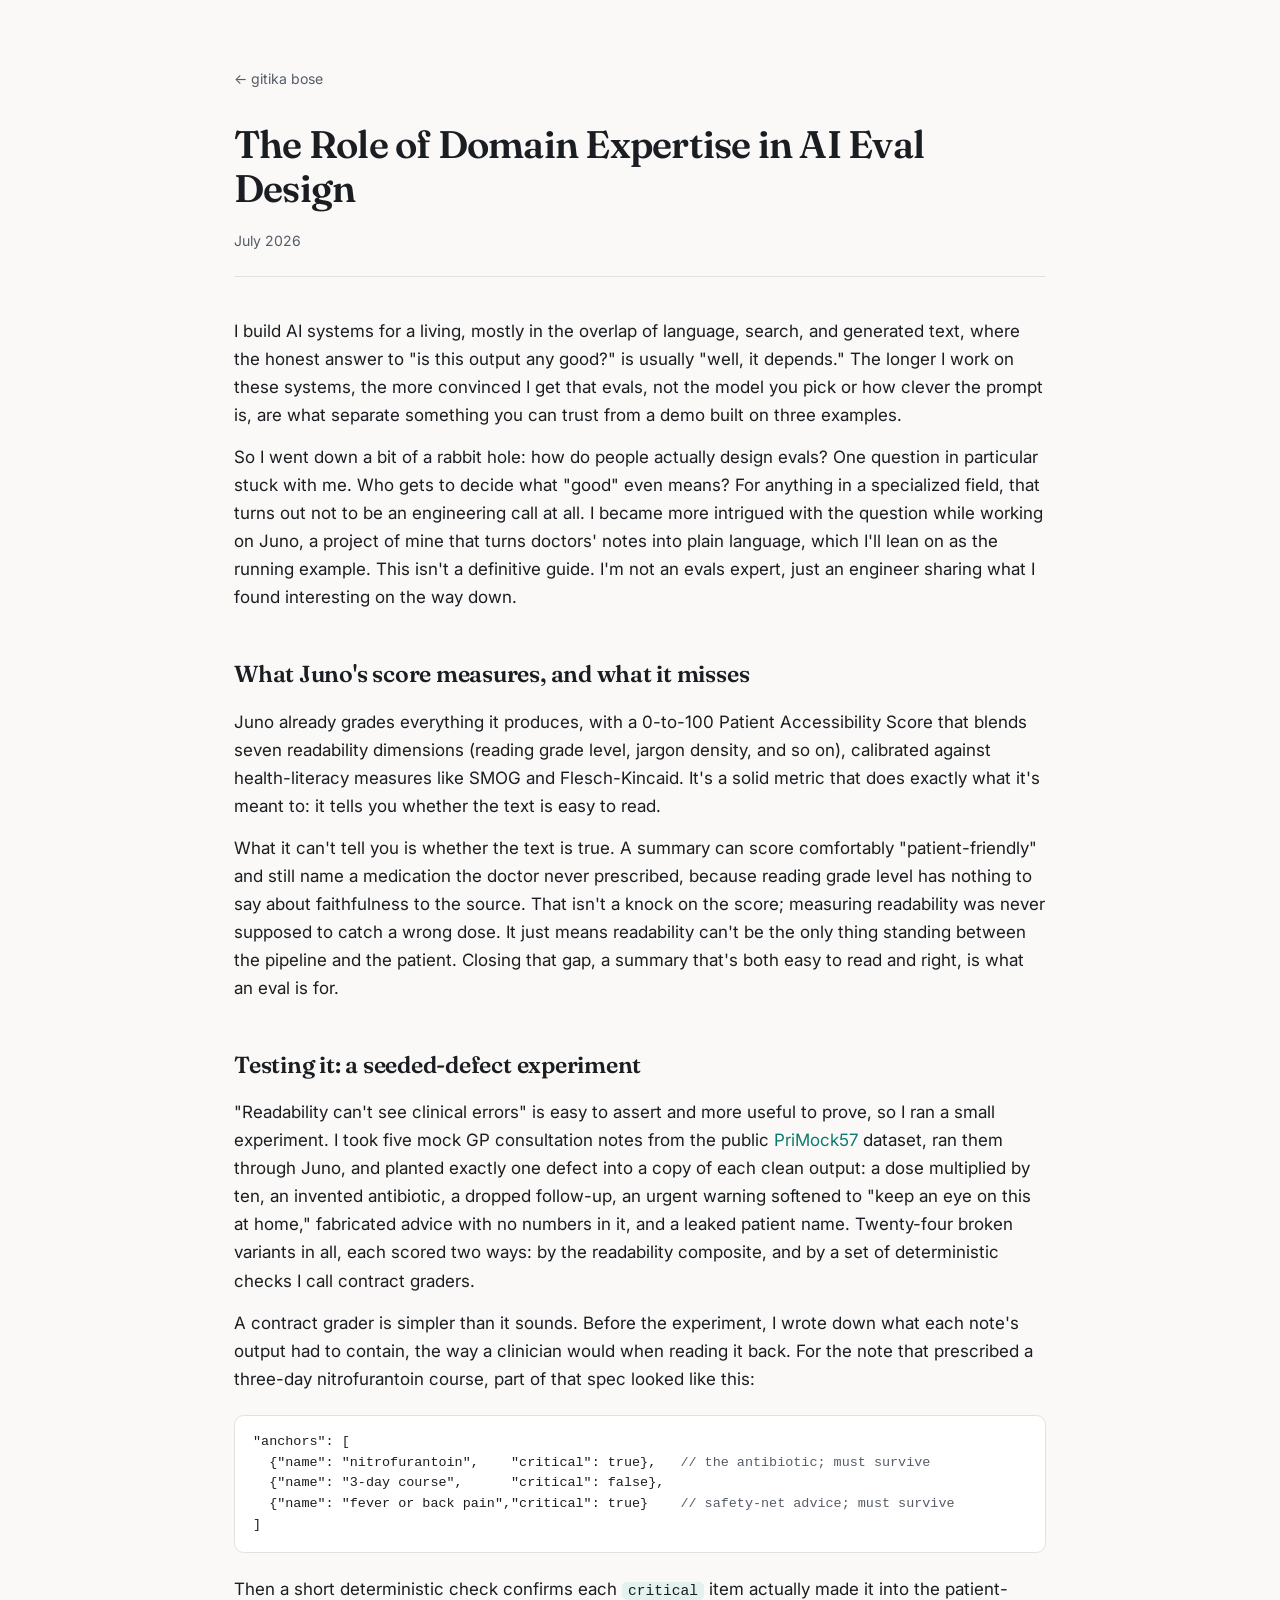
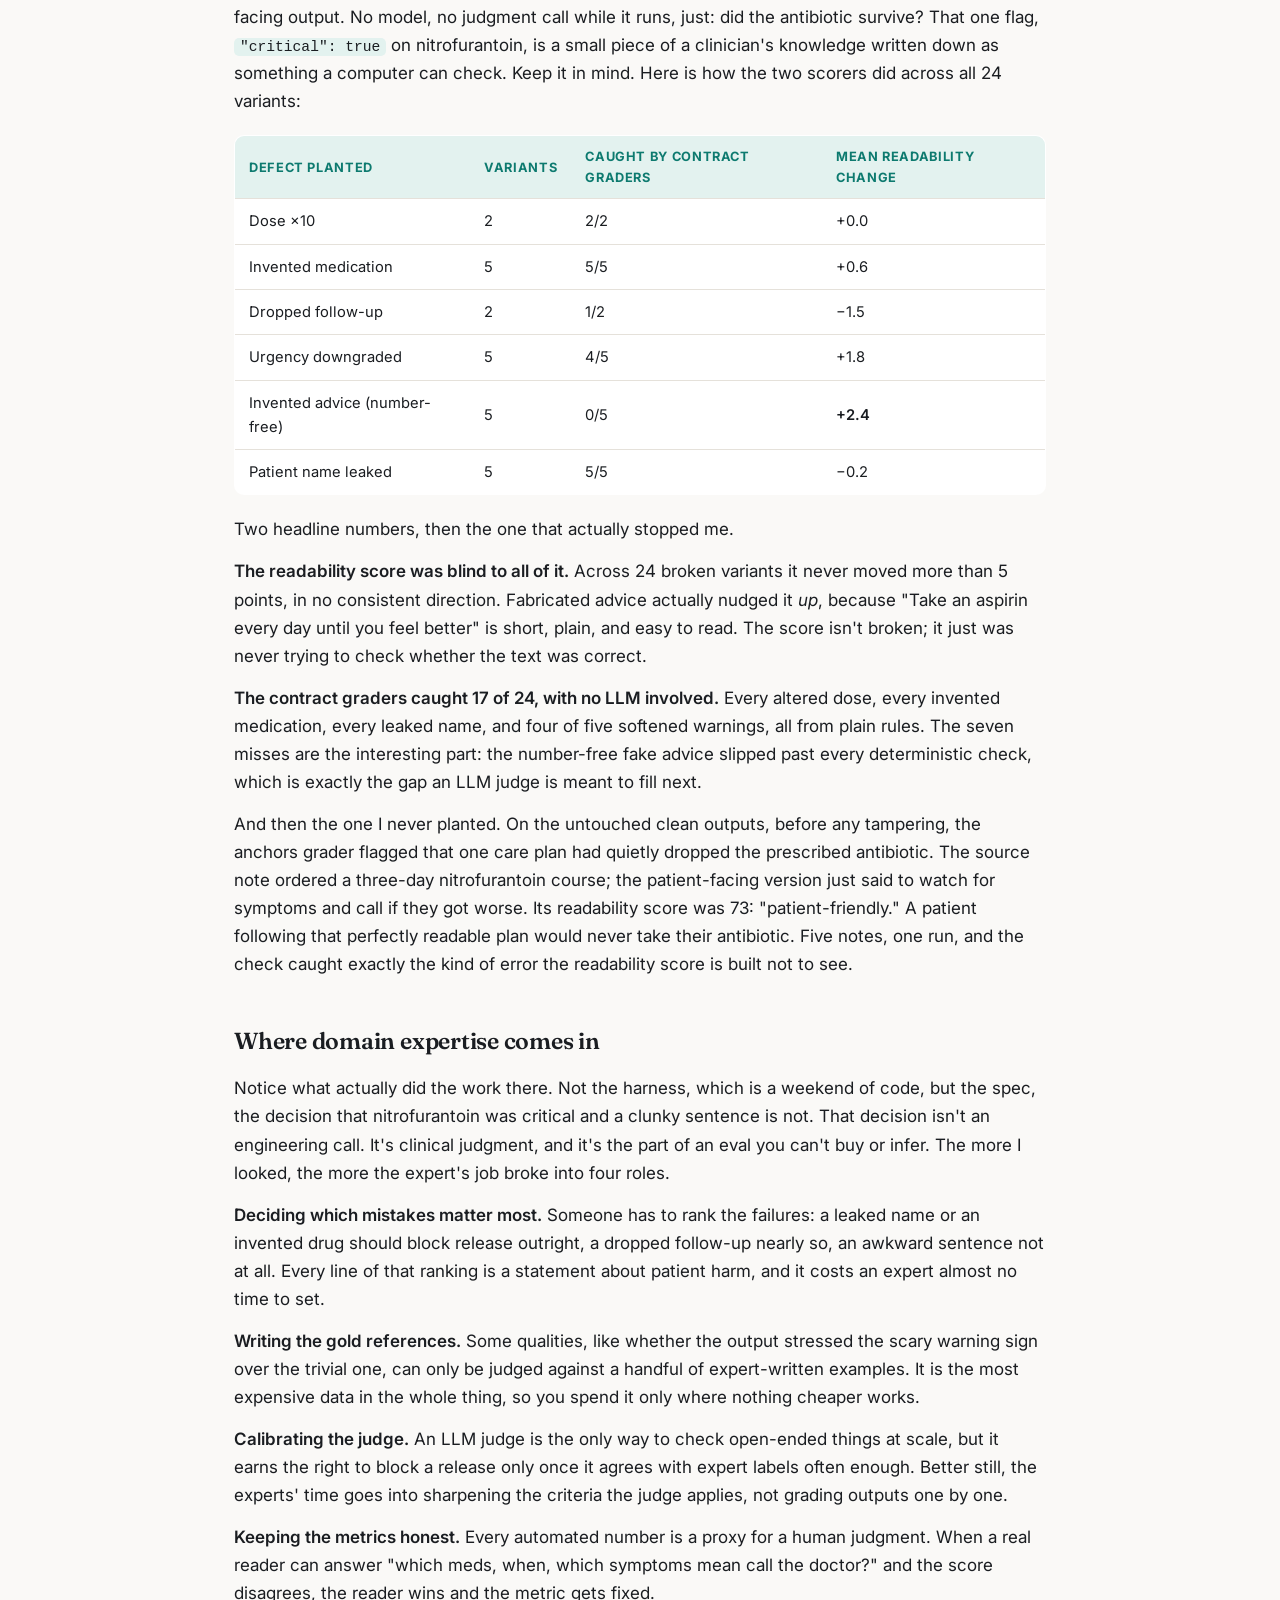
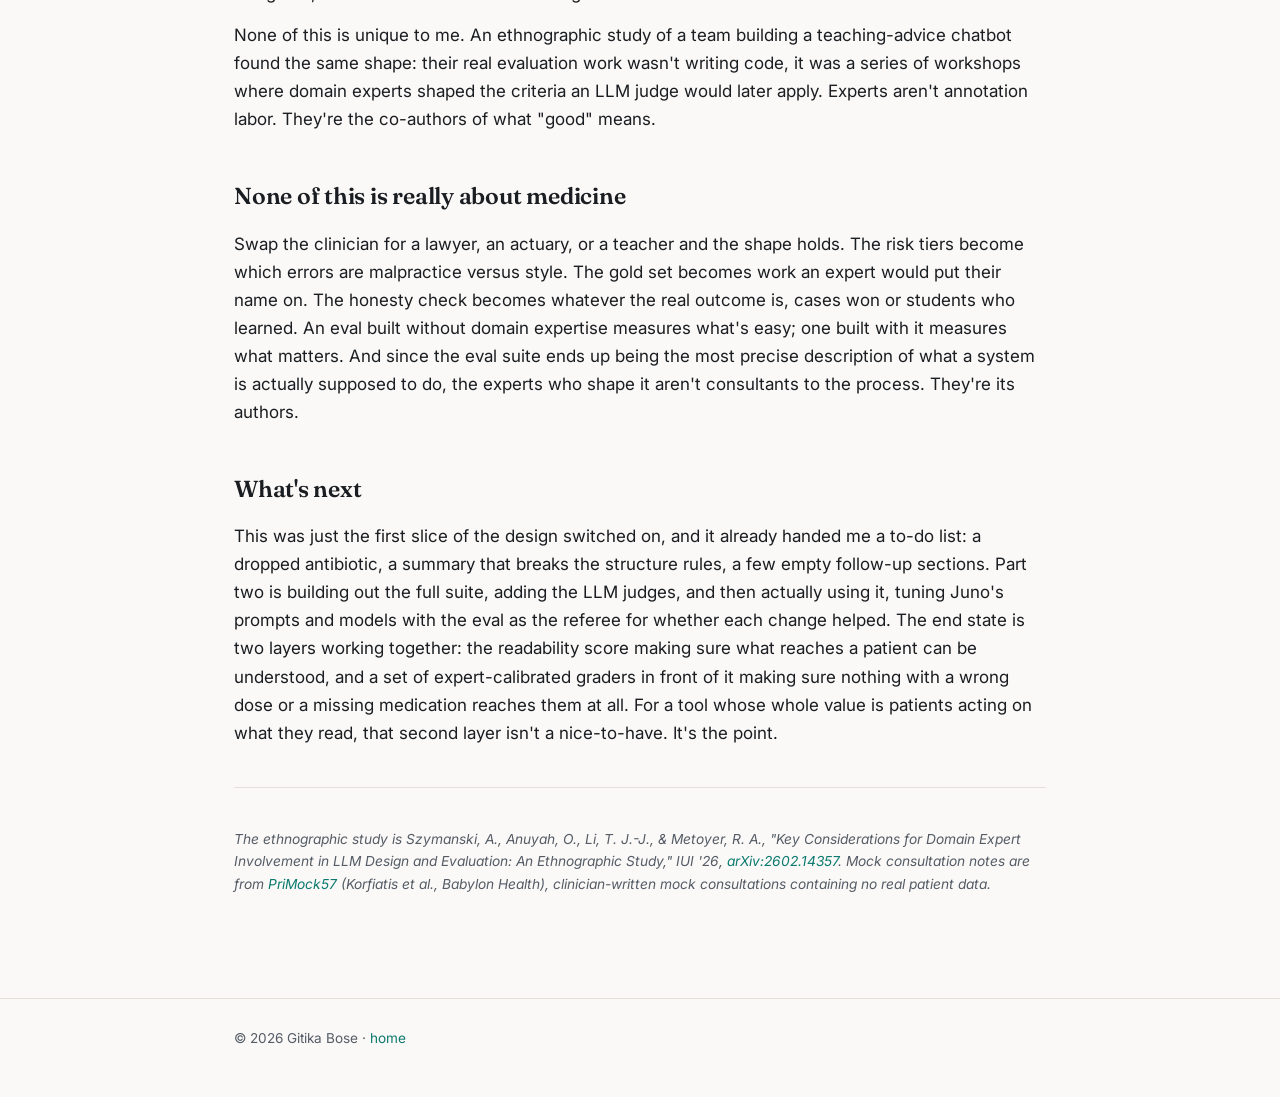
<file: blog/evals-and-domain-expertise.html>
<!doctype html>
<html lang="en">
<head>
  <meta charset="UTF-8">
  <meta name="viewport" content="width=device-width, initial-scale=1">
  <title>The Role of Domain Expertise in AI Eval Design — Gitika Bose</title>
  <meta name="description" content="An engineer's exploration of how AI evals get designed, and why deciding what 'good' means belongs to domain experts. With a seeded-defect experiment on my medical-note project, Juno.">
  <link rel="icon" href="data:image/svg+xml,<svg xmlns=%22http://www.w3.org/2000/svg%22 viewBox=%220 0 100 100%22><text y=%22.9em%22 font-size=%2290%22>🌿</text></svg>">
  <link rel="preconnect" href="https://fonts.googleapis.com">
  <link rel="preconnect" href="https://fonts.gstatic.com" crossorigin>
  <link href="https://fonts.googleapis.com/css2?family=Fraunces:opsz,wght@9..144,500;9..144,600&family=Inter:wght@400;500;600&display=swap" rel="stylesheet">
  <link rel="stylesheet" href="../styles.css">
</head>
<body>

<div class="wrap">
<article class="blog">

  <a class="backlink" href="../index.html">← gitika bose</a>

  <h1>The Role of Domain Expertise in AI Eval Design</h1>
  <p class="byline">July 2026</p>

  <p>I build AI systems for a living, mostly in the overlap of language, search, and generated text, where the honest answer to "is this output any good?" is usually "well, it depends." The longer I work on these systems, the more convinced I get that evals, not the model you pick or how clever the prompt is, are what separate something you can trust from a demo built on three examples.</p>

  <p>So I went down a bit of a rabbit hole: how do people actually design evals? One question in particular stuck with me. Who gets to decide what "good" even means? For anything in a specialized field, that turns out not to be an engineering call at all. I became more intrigued with the question while working on Juno, a project of mine that turns doctors' notes into plain language, which I'll lean on as the running example. This isn't a definitive guide. I'm not an evals expert, just an engineer sharing what I found interesting on the way down.</p>

  <h2>What Juno's score measures, and what it misses</h2>

  <p>Juno already grades everything it produces, with a 0-to-100 Patient Accessibility Score that blends seven readability dimensions (reading grade level, jargon density, and so on), calibrated against health-literacy measures like SMOG and Flesch-Kincaid. It's a solid metric that does exactly what it's meant to: it tells you whether the text is easy to read.</p>

  <p>What it can't tell you is whether the text is true. A summary can score comfortably "patient-friendly" and still name a medication the doctor never prescribed, because reading grade level has nothing to say about faithfulness to the source. That isn't a knock on the score; measuring readability was never supposed to catch a wrong dose. It just means readability can't be the only thing standing between the pipeline and the patient. Closing that gap, a summary that's both easy to read and right, is what an eval is for.</p>

  <h2>Testing it: a seeded-defect experiment</h2>

  <p>"Readability can't see clinical errors" is easy to assert and more useful to prove, so I ran a small experiment. I took five mock GP consultation notes from the public <a href="https://github.com/babylonhealth/primock57">PriMock57</a> dataset, ran them through Juno, and planted exactly one defect into a copy of each clean output: a dose multiplied by ten, an invented antibiotic, a dropped follow-up, an urgent warning softened to "keep an eye on this at home," fabricated advice with no numbers in it, and a leaked patient name. Twenty-four broken variants in all, each scored two ways: by the readability composite, and by a set of deterministic checks I call contract graders.</p>

  <p>A contract grader is simpler than it sounds. Before the experiment, I wrote down what each note's output had to contain, the way a clinician would when reading it back. For the note that prescribed a three-day nitrofurantoin course, part of that spec looked like this:</p>

  <pre><code>"anchors": [
  {"name": "nitrofurantoin",    "critical": true},   <span class="c">// the antibiotic; must survive</span>
  {"name": "3-day course",      "critical": false},
  {"name": "fever or back pain","critical": true}    <span class="c">// safety-net advice; must survive</span>
]</code></pre>

  <p>Then a short deterministic check confirms each <code>critical</code> item actually made it into the patient-facing output. No model, no judgment call while it runs, just: did the antibiotic survive? That one flag, <code>"critical": true</code> on nitrofurantoin, is a small piece of a clinician's knowledge written down as something a computer can check. Keep it in mind. Here is how the two scorers did across all 24 variants:</p>

  <div class="table-scroll">
    <table>
      <thead>
        <tr><th>Defect planted</th><th>Variants</th><th>Caught by contract graders</th><th>Mean readability change</th></tr>
      </thead>
      <tbody>
        <tr><td>Dose ×10</td><td>2</td><td>2/2</td><td>+0.0</td></tr>
        <tr><td>Invented medication</td><td>5</td><td>5/5</td><td>+0.6</td></tr>
        <tr><td>Dropped follow-up</td><td>2</td><td>1/2</td><td>−1.5</td></tr>
        <tr><td>Urgency downgraded</td><td>5</td><td>4/5</td><td>+1.8</td></tr>
        <tr><td>Invented advice (number-free)</td><td>5</td><td>0/5</td><td><strong>+2.4</strong></td></tr>
        <tr><td>Patient name leaked</td><td>5</td><td>5/5</td><td>−0.2</td></tr>
      </tbody>
    </table>
  </div>

  <p>Two headline numbers, then the one that actually stopped me.</p>

  <p><strong>The readability score was blind to all of it.</strong> Across 24 broken variants it never moved more than 5 points, in no consistent direction. Fabricated advice actually nudged it <em>up</em>, because "Take an aspirin every day until you feel better" is short, plain, and easy to read. The score isn't broken; it just was never trying to check whether the text was correct.</p>

  <p><strong>The contract graders caught 17 of 24, with no LLM involved.</strong> Every altered dose, every invented medication, every leaked name, and four of five softened warnings, all from plain rules. The seven misses are the interesting part: the number-free fake advice slipped past every deterministic check, which is exactly the gap an LLM judge is meant to fill next.</p>

  <p>And then the one I never planted. On the untouched clean outputs, before any tampering, the anchors grader flagged that one care plan had quietly dropped the prescribed antibiotic. The source note ordered a three-day nitrofurantoin course; the patient-facing version just said to watch for symptoms and call if they got worse. Its readability score was 73: "patient-friendly." A patient following that perfectly readable plan would never take their antibiotic. Five notes, one run, and the check caught exactly the kind of error the readability score is built not to see.</p>

  <h2>Where domain expertise comes in</h2>

  <p>Notice what actually did the work there. Not the harness, which is a weekend of code, but the spec, the decision that nitrofurantoin was critical and a clunky sentence is not. That decision isn't an engineering call. It's clinical judgment, and it's the part of an eval you can't buy or infer. The more I looked, the more the expert's job broke into four roles.</p>

  <p><strong>Deciding which mistakes matter most.</strong> Someone has to rank the failures: a leaked name or an invented drug should block release outright, a dropped follow-up nearly so, an awkward sentence not at all. Every line of that ranking is a statement about patient harm, and it costs an expert almost no time to set.</p>

  <p><strong>Writing the gold references.</strong> Some qualities, like whether the output stressed the scary warning sign over the trivial one, can only be judged against a handful of expert-written examples. It is the most expensive data in the whole thing, so you spend it only where nothing cheaper works.</p>

  <p><strong>Calibrating the judge.</strong> An LLM judge is the only way to check open-ended things at scale, but it earns the right to block a release only once it agrees with expert labels often enough. Better still, the experts' time goes into sharpening the criteria the judge applies, not grading outputs one by one.</p>

  <p><strong>Keeping the metrics honest.</strong> Every automated number is a proxy for a human judgment. When a real reader can answer "which meds, when, which symptoms mean call the doctor?" and the score disagrees, the reader wins and the metric gets fixed.</p>

  <p>None of this is unique to me. An ethnographic study of a team building a teaching-advice chatbot found the same shape: their real evaluation work wasn't writing code, it was a series of workshops where domain experts shaped the criteria an LLM judge would later apply. Experts aren't annotation labor. They're the co-authors of what "good" means.</p>

  <h2>None of this is really about medicine</h2>

  <p>Swap the clinician for a lawyer, an actuary, or a teacher and the shape holds. The risk tiers become which errors are malpractice versus style. The gold set becomes work an expert would put their name on. The honesty check becomes whatever the real outcome is, cases won or students who learned. An eval built without domain expertise measures what's easy; one built with it measures what matters. And since the eval suite ends up being the most precise description of what a system is actually supposed to do, the experts who shape it aren't consultants to the process. They're its authors.</p>

  <h2>What's next</h2>

  <p>This was just the first slice of the design switched on, and it already handed me a to-do list: a dropped antibiotic, a summary that breaks the structure rules, a few empty follow-up sections. Part two is building out the full suite, adding the LLM judges, and then actually using it, tuning Juno's prompts and models with the eval as the referee for whether each change helped. The end state is two layers working together: the readability score making sure what reaches a patient can be understood, and a set of expert-calibrated graders in front of it making sure nothing with a wrong dose or a missing medication reaches them at all. For a tool whose whole value is patients acting on what they read, that second layer isn't a nice-to-have. It's the point.</p>

  <hr class="divider">

  <p class="footnote"><em>The ethnographic study is Szymanski, A., Anuyah, O., Li, T. J.-J., &amp; Metoyer, R. A., "Key Considerations for Domain Expert Involvement in LLM Design and Evaluation: An Ethnographic Study," IUI '26, <a href="https://arxiv.org/abs/2602.14357">arXiv:2602.14357</a>. Mock consultation notes are from <a href="https://github.com/babylonhealth/primock57">PriMock57</a> (Korfiatis et al., Babylon Health), clinician-written mock consultations containing no real patient data.</em></p>

</article>
</div>

<footer>
  <div class="wrap">
    © 2026 Gitika Bose · <a href="../index.html">home</a>
  </div>
</footer>

</body>
</html>
</file>
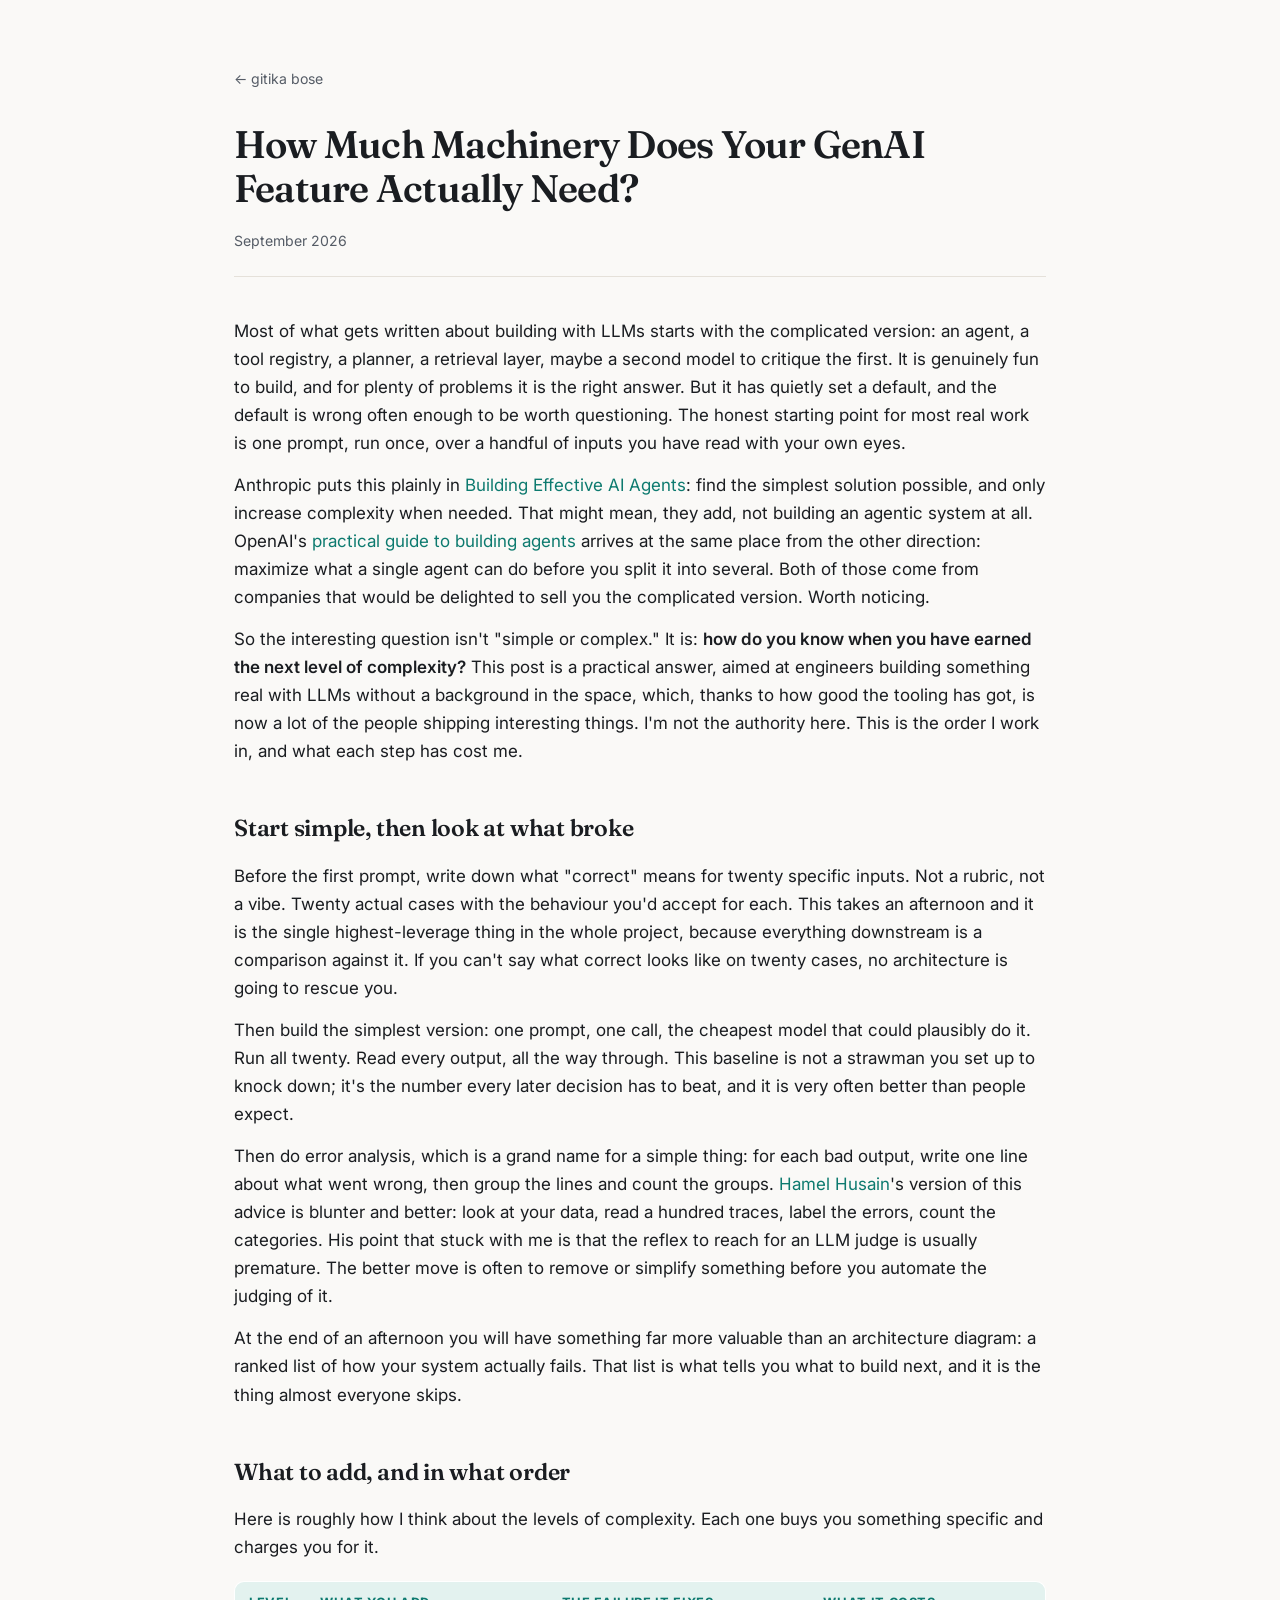
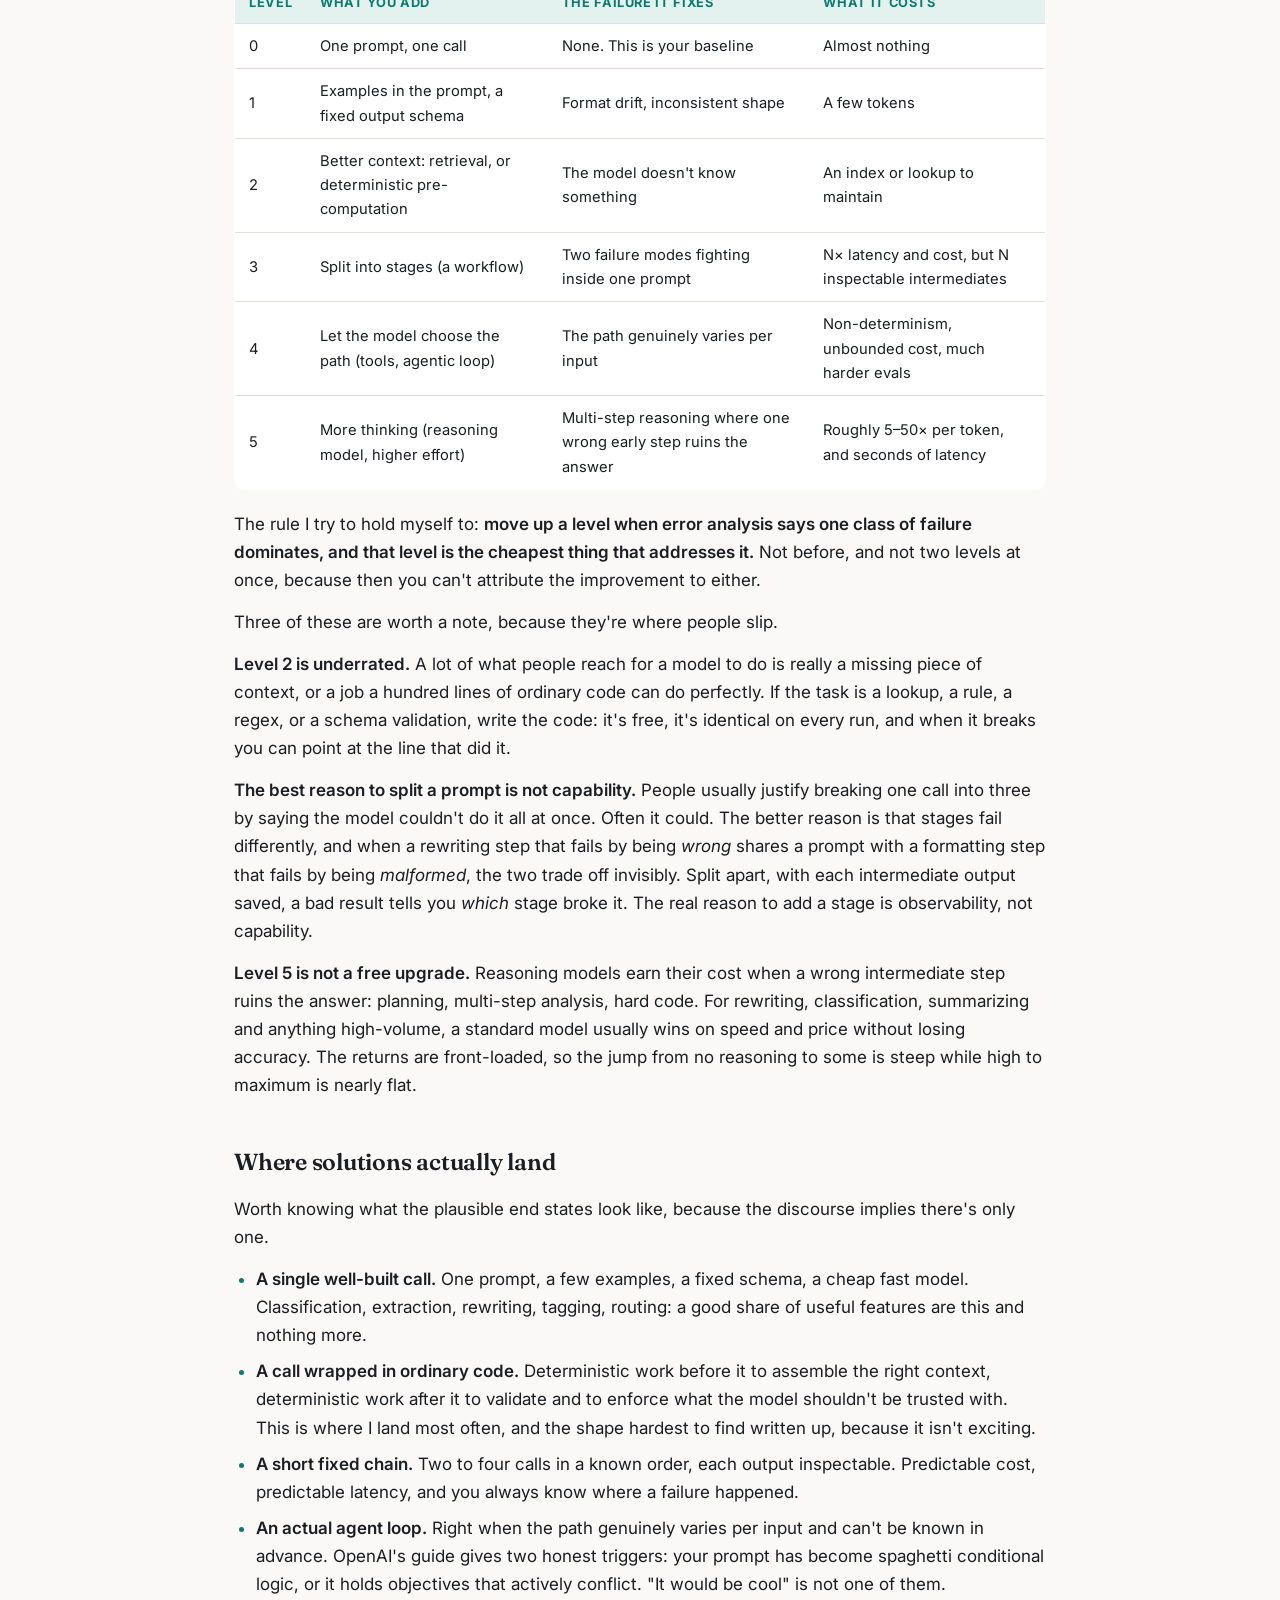
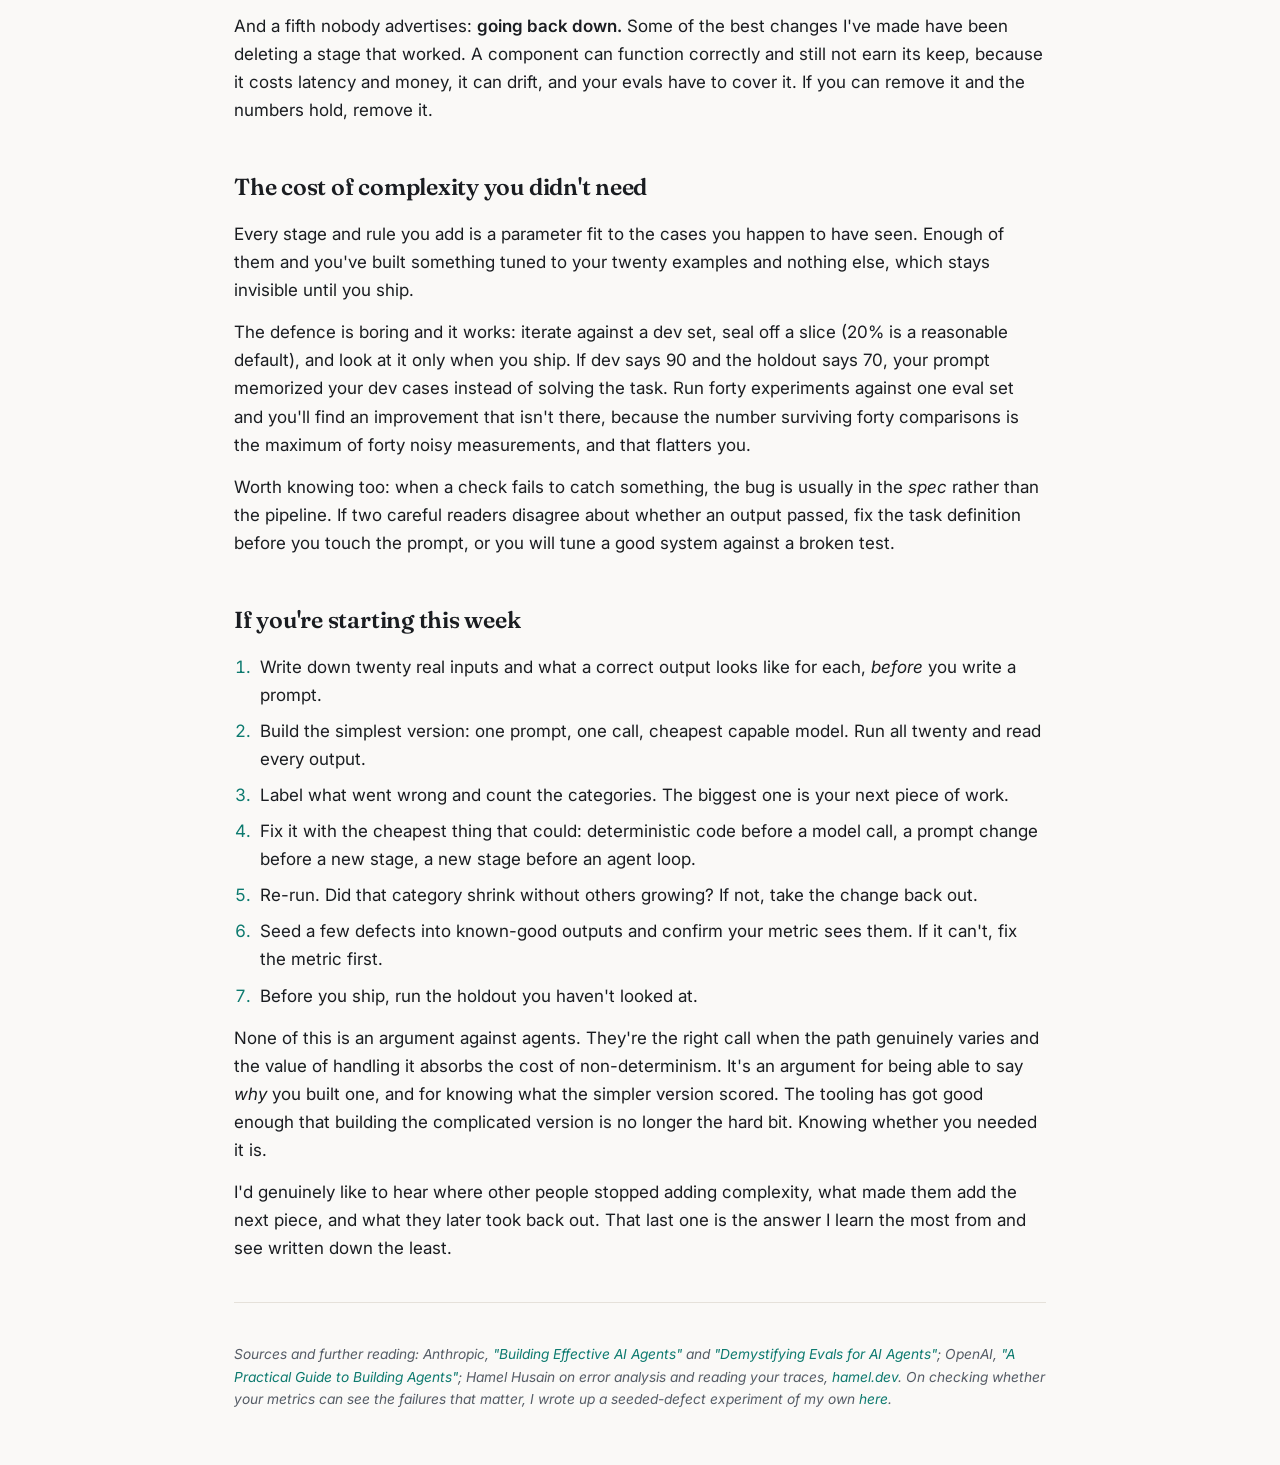
<file: blog/how-much-machinery.html>
<!doctype html>
<html lang="en">
<head>
  <meta charset="UTF-8">
  <meta name="viewport" content="width=device-width, initial-scale=1">
  <title>How Much Machinery Does Your GenAI Feature Actually Need? — Gitika Bose</title>
  <meta name="description" content="Agents, tool calls and reasoning models are the default in most GenAI writing. Often a much simpler thing works. A practical order for deciding what to add, for engineers new to building with LLMs.">
  <link rel="icon" href="data:image/svg+xml,<svg xmlns=%22http://www.w3.org/2000/svg%22 viewBox=%220 0 100 100%22><text y=%22.9em%22 font-size=%2290%22>🌿</text></svg>">
  <link rel="preconnect" href="https://fonts.googleapis.com">
  <link rel="preconnect" href="https://fonts.gstatic.com" crossorigin>
  <link href="https://fonts.googleapis.com/css2?family=Fraunces:opsz,wght@9..144,500;9..144,600&family=Inter:wght@400;500;600&display=swap" rel="stylesheet">
  <link rel="stylesheet" href="../styles.css">
</head>
<body>

<div class="wrap">
<article class="blog">

  <a class="backlink" href="../index.html">← gitika bose</a>

  <h1>How Much Machinery Does Your GenAI Feature Actually Need?</h1>
  <p class="byline">September 2026</p>

  <p>Most of what gets written about building with LLMs starts with the complicated version: an agent, a tool registry, a planner, a retrieval layer, maybe a second model to critique the first. It is genuinely fun to build, and for plenty of problems it is the right answer. But it has quietly set a default, and the default is wrong often enough to be worth questioning. The honest starting point for most real work is one prompt, run once, over a handful of inputs you have read with your own eyes.</p>

  <p>Anthropic puts this plainly in <a href="https://www.anthropic.com/engineering/building-effective-agents">Building Effective AI Agents</a>: find the simplest solution possible, and only increase complexity when needed. That might mean, they add, not building an agentic system at all. OpenAI's <a href="https://openai.com/business/guides-and-resources/a-practical-guide-to-building-ai-agents/">practical guide to building agents</a> arrives at the same place from the other direction: maximize what a single agent can do before you split it into several. Both of those come from companies that would be delighted to sell you the complicated version. Worth noticing.</p>

  <p>So the interesting question isn't "simple or complex." It is: <strong>how do you know when you have earned the next level of complexity?</strong> This post is a practical answer, aimed at engineers building something real with LLMs without a background in the space, which, thanks to how good the tooling has got, is now a lot of the people shipping interesting things. I'm not the authority here. This is the order I work in, and what each step has cost me.</p>

  <h2>Start simple, then look at what broke</h2>

  <p>Before the first prompt, write down what "correct" means for twenty specific inputs. Not a rubric, not a vibe. Twenty actual cases with the behaviour you'd accept for each. This takes an afternoon and it is the single highest-leverage thing in the whole project, because everything downstream is a comparison against it. If you can't say what correct looks like on twenty cases, no architecture is going to rescue you.</p>

  <p>Then build the simplest version: one prompt, one call, the cheapest model that could plausibly do it. Run all twenty. Read every output, all the way through. This baseline is not a strawman you set up to knock down; it's the number every later decision has to beat, and it is very often better than people expect.</p>

  <p>Then do error analysis, which is a grand name for a simple thing: for each bad output, write one line about what went wrong, then group the lines and count the groups. <a href="https://hamel.dev/">Hamel Husain</a>'s version of this advice is blunter and better: look at your data, read a hundred traces, label the errors, count the categories. His point that stuck with me is that the reflex to reach for an LLM judge is usually premature. The better move is often to remove or simplify something before you automate the judging of it.</p>

  <p>At the end of an afternoon you will have something far more valuable than an architecture diagram: a ranked list of how your system actually fails. That list is what tells you what to build next, and it is the thing almost everyone skips.</p>

  <h2>What to add, and in what order</h2>

  <p>Here is roughly how I think about the levels of complexity. Each one buys you something specific and charges you for it.</p>

  <div class="table-scroll">
    <table>
      <thead>
        <tr><th>Level</th><th>What you add</th><th>The failure it fixes</th><th>What it costs</th></tr>
      </thead>
      <tbody>
        <tr><td>0</td><td>One prompt, one call</td><td>None. This is your baseline</td><td>Almost nothing</td></tr>
        <tr><td>1</td><td>Examples in the prompt, a fixed output schema</td><td>Format drift, inconsistent shape</td><td>A few tokens</td></tr>
        <tr><td>2</td><td>Better context: retrieval, or deterministic pre-computation</td><td>The model doesn't know something</td><td>An index or lookup to maintain</td></tr>
        <tr><td>3</td><td>Split into stages (a workflow)</td><td>Two failure modes fighting inside one prompt</td><td>N× latency and cost, but N inspectable intermediates</td></tr>
        <tr><td>4</td><td>Let the model choose the path (tools, agentic loop)</td><td>The path genuinely varies per input</td><td>Non-determinism, unbounded cost, much harder evals</td></tr>
        <tr><td>5</td><td>More thinking (reasoning model, higher effort)</td><td>Multi-step reasoning where one wrong early step ruins the answer</td><td>Roughly 5–50× per token, and seconds of latency</td></tr>
      </tbody>
    </table>
  </div>

  <p>The rule I try to hold myself to: <strong>move up a level when error analysis says one class of failure dominates, and that level is the cheapest thing that addresses it.</strong> Not before, and not two levels at once, because then you can't attribute the improvement to either.</p>

  <p>Three of these are worth a note, because they're where people slip.</p>

  <p><strong>Level 2 is underrated.</strong> A lot of what people reach for a model to do is really a missing piece of context, or a job a hundred lines of ordinary code can do perfectly. If the task is a lookup, a rule, a regex, or a schema validation, write the code: it's free, it's identical on every run, and when it breaks you can point at the line that did it.</p>

  <p><strong>The best reason to split a prompt is not capability.</strong> People usually justify breaking one call into three by saying the model couldn't do it all at once. Often it could. The better reason is that stages fail differently, and when a rewriting step that fails by being <em>wrong</em> shares a prompt with a formatting step that fails by being <em>malformed</em>, the two trade off invisibly. Split apart, with each intermediate output saved, a bad result tells you <em>which</em> stage broke it. The real reason to add a stage is observability, not capability.</p>

  <p><strong>Level 5 is not a free upgrade.</strong> Reasoning models earn their cost when a wrong intermediate step ruins the answer: planning, multi-step analysis, hard code. For rewriting, classification, summarizing and anything high-volume, a standard model usually wins on speed and price without losing accuracy. The returns are front-loaded, so the jump from no reasoning to some is steep while high to maximum is nearly flat.</p>

  <h2>Where solutions actually land</h2>

  <p>Worth knowing what the plausible end states look like, because the discourse implies there's only one.</p>

  <ul>
    <li><strong>A single well-built call.</strong> One prompt, a few examples, a fixed schema, a cheap fast model. Classification, extraction, rewriting, tagging, routing: a good share of useful features are this and nothing more.</li>
    <li><strong>A call wrapped in ordinary code.</strong> Deterministic work before it to assemble the right context, deterministic work after it to validate and to enforce what the model shouldn't be trusted with. This is where I land most often, and the shape hardest to find written up, because it isn't exciting.</li>
    <li><strong>A short fixed chain.</strong> Two to four calls in a known order, each output inspectable. Predictable cost, predictable latency, and you always know where a failure happened.</li>
    <li><strong>An actual agent loop.</strong> Right when the path genuinely varies per input and can't be known in advance. OpenAI's guide gives two honest triggers: your prompt has become spaghetti conditional logic, or it holds objectives that actively conflict. "It would be cool" is not one of them.</li>
  </ul>

  <p>And a fifth nobody advertises: <strong>going back down.</strong> Some of the best changes I've made have been deleting a stage that worked. A component can function correctly and still not earn its keep, because it costs latency and money, it can drift, and your evals have to cover it. If you can remove it and the numbers hold, remove it.</p>

  <h2>The cost of complexity you didn't need</h2>

  <p>Every stage and rule you add is a parameter fit to the cases you happen to have seen. Enough of them and you've built something tuned to your twenty examples and nothing else, which stays invisible until you ship.</p>

  <p>The defence is boring and it works: iterate against a dev set, seal off a slice (20% is a reasonable default), and look at it only when you ship. If dev says 90 and the holdout says 70, your prompt memorized your dev cases instead of solving the task. Run forty experiments against one eval set and you'll find an improvement that isn't there, because the number surviving forty comparisons is the maximum of forty noisy measurements, and that flatters you.</p>

  <p>Worth knowing too: when a check fails to catch something, the bug is usually in the <em>spec</em> rather than the pipeline. If two careful readers disagree about whether an output passed, fix the task definition before you touch the prompt, or you will tune a good system against a broken test.</p>

  <h2>If you're starting this week</h2>

  <ol>
    <li>Write down twenty real inputs and what a correct output looks like for each, <em>before</em> you write a prompt.</li>
    <li>Build the simplest version: one prompt, one call, cheapest capable model. Run all twenty and read every output.</li>
    <li>Label what went wrong and count the categories. The biggest one is your next piece of work.</li>
    <li>Fix it with the cheapest thing that could: deterministic code before a model call, a prompt change before a new stage, a new stage before an agent loop.</li>
    <li>Re-run. Did that category shrink without others growing? If not, take the change back out.</li>
    <li>Seed a few defects into known-good outputs and confirm your metric sees them. If it can't, fix the metric first.</li>
    <li>Before you ship, run the holdout you haven't looked at.</li>
  </ol>

  <p>None of this is an argument against agents. They're the right call when the path genuinely varies and the value of handling it absorbs the cost of non-determinism. It's an argument for being able to say <em>why</em> you built one, and for knowing what the simpler version scored. The tooling has got good enough that building the complicated version is no longer the hard bit. Knowing whether you needed it is.</p>

  <p>I'd genuinely like to hear where other people stopped adding complexity, what made them add the next piece, and what they later took back out. That last one is the answer I learn the most from and see written down the least.</p>

  <hr class="divider">

  <p class="footnote"><em>Sources and further reading: Anthropic, <a href="https://www.anthropic.com/engineering/building-effective-agents">"Building Effective AI Agents"</a> and <a href="https://www.anthropic.com/engineering/demystifying-evals-for-ai-agents">"Demystifying Evals for AI Agents"</a>; OpenAI, <a href="https://openai.com/business/guides-and-resources/a-practical-guide-to-building-ai-agents/">"A Practical Guide to Building Agents"</a>; Hamel Husain on error analysis and reading your traces, <a href="https://hamel.dev/">hamel.dev</a>. On checking whether your metrics can see the failures that matter, I wrote up a seeded-defect experiment of my own <a href="./evals-and-domain-expertise.html">here</a>.</em></p>

</article>
</div>

</body>
</html>
</file>
<file: styles.css>
/* ── Gitika Bose — personal site ─────────────────────────────────────────── */

:root {
  --bg: #faf9f7;
  --bg-card: #ffffff;
  --text: #1a1d21;
  --text-soft: #555c66;
  --line: #e5e1da;
  --accent: #0d7a6f;
  --accent-soft: #e3f2ef;
  --accent-2: #c2571b;
  --shadow: 0 1px 2px rgba(20, 24, 28, 0.05), 0 8px 24px -12px rgba(20, 24, 28, 0.12);
  --shadow-hover: 0 2px 4px rgba(20, 24, 28, 0.06), 0 16px 32px -12px rgba(20, 24, 28, 0.18);
}

@media (prefers-color-scheme: dark) {
  :root {
    --bg: #14171b;
    --bg-card: #1c2026;
    --text: #e8e6e1;
    --text-soft: #9aa3ad;
    --line: #2b313a;
    --accent: #4fd1c0;
    --accent-soft: #12332f;
    --accent-2: #f0925a;
    --shadow: 0 1px 2px rgba(0, 0, 0, 0.3), 0 8px 24px -12px rgba(0, 0, 0, 0.5);
    --shadow-hover: 0 2px 4px rgba(0, 0, 0, 0.35), 0 16px 32px -12px rgba(0, 0, 0, 0.6);
  }
}

* { box-sizing: border-box; margin: 0; padding: 0; }

html { scroll-behavior: smooth; }

body {
  background: var(--bg);
  color: var(--text);
  font-family: "Inter", -apple-system, BlinkMacSystemFont, "Segoe UI", Roboto, sans-serif;
  font-size: 17px;
  line-height: 1.65;
  -webkit-font-smoothing: antialiased;
}

.wrap {
  max-width: 860px;
  margin: 0 auto;
  padding: 0 24px;
}

a { color: var(--accent); text-decoration: none; }
a:hover { text-decoration: underline; text-underline-offset: 3px; }

/* ── Header / hero ── */

header.hero {
  padding: 88px 0 56px;
}

.hero-row {
  display: flex;
  align-items: center;
  gap: 28px;
  flex-wrap: wrap;
}

.avatar {
  width: 96px;
  height: 96px;
  border-radius: 50%;
  border: 3px solid var(--bg-card);
  box-shadow: var(--shadow);
}

h1 {
  font-family: "Fraunces", Georgia, serif;
  font-size: clamp(2rem, 6vw, 2.75rem);
  font-weight: 600;
  letter-spacing: -0.02em;
  line-height: 1.15;
}

.tagline {
  color: var(--text-soft);
  font-size: 1.05rem;
  margin-top: 6px;
}

.tagline .hl { color: var(--accent); font-weight: 500; }

.hero-links {
  margin-top: 20px;
  display: flex;
  gap: 12px;
  flex-wrap: wrap;
}

.pill {
  display: inline-flex;
  align-items: center;
  gap: 7px;
  padding: 7px 15px;
  border: 1px solid var(--line);
  border-radius: 999px;
  background: var(--bg-card);
  color: var(--text);
  font-size: 0.88rem;
  font-weight: 500;
  box-shadow: var(--shadow);
  transition: transform 0.15s ease, box-shadow 0.15s ease;
}

.pill:hover {
  transform: translateY(-1px);
  box-shadow: var(--shadow-hover);
  text-decoration: none;
}

.pill svg { width: 15px; height: 15px; fill: currentColor; }

/* ── Sections ── */

section { padding: 40px 0; }

.eyebrow {
  font-size: 0.78rem;
  font-weight: 600;
  letter-spacing: 0.14em;
  text-transform: uppercase;
  color: var(--accent);
  margin-bottom: 14px;
}

h2 {
  font-family: "Fraunces", Georgia, serif;
  font-size: 1.6rem;
  font-weight: 600;
  letter-spacing: -0.01em;
  margin-bottom: 18px;
}

.about p { max-width: 640px; color: var(--text); }
.about p + p { margin-top: 14px; }

/* ── Project cards ── */

.grid {
  display: grid;
  grid-template-columns: repeat(auto-fill, minmax(320px, 1fr));
  gap: 18px;
}

.card {
  display: flex;
  flex-direction: column;
  gap: 10px;
  background: var(--bg-card);
  border: 1px solid var(--line);
  border-radius: 14px;
  padding: 22px;
  box-shadow: var(--shadow);
  transition: transform 0.15s ease, box-shadow 0.15s ease;
  color: var(--text);
}

a.card:hover {
  transform: translateY(-2px);
  box-shadow: var(--shadow-hover);
  text-decoration: none;
}

.card.flagship {
  grid-column: 1 / -1;
  background: linear-gradient(135deg, var(--accent-soft), var(--bg-card) 60%);
}

.card-top {
  display: flex;
  align-items: center;
  justify-content: space-between;
  gap: 10px;
}

.card h3 { font-size: 1.08rem; font-weight: 600; }

.card p { color: var(--text-soft); font-size: 0.94rem; flex-grow: 1; }

.tag {
  font-size: 0.72rem;
  font-weight: 600;
  letter-spacing: 0.04em;
  padding: 3px 10px;
  border-radius: 999px;
  background: var(--accent-soft);
  color: var(--accent);
  white-space: nowrap;
}

.tag.warm { background: rgba(194, 87, 27, 0.12); color: var(--accent-2); }

.card-meta {
  display: flex;
  gap: 14px;
  font-size: 0.8rem;
  color: var(--text-soft);
}

.dot::before { content: "●"; font-size: 0.6rem; margin-right: 5px; color: var(--accent); }

.more-link {
  margin-top: 18px;
  font-size: 0.9rem;
  font-weight: 500;
}

/* ── Writing / blog ── */

.post {
  display: block;
  background: var(--bg-card);
  border: 1px solid var(--line);
  border-left: 4px solid var(--accent);
  border-radius: 14px;
  padding: 24px 26px;
  box-shadow: var(--shadow);
  transition: transform 0.15s ease, box-shadow 0.15s ease;
  color: var(--text);
}

.post + .post { margin-top: 22px; }

.post:hover { transform: translateY(-2px); box-shadow: var(--shadow-hover); text-decoration: none; }

.post h3 { font-family: "Fraunces", Georgia, serif; font-size: 1.25rem; font-weight: 600; margin-bottom: 6px; }
.post .date { font-size: 0.82rem; color: var(--text-soft); }
.post p { color: var(--text-soft); font-size: 0.95rem; margin-top: 8px; }

/* ── Footer ── */

footer {
  border-top: 1px solid var(--line);
  margin-top: 48px;
  padding: 28px 0 48px;
  color: var(--text-soft);
  font-size: 0.85rem;
}

/* ── Article pages ── */

article.blog {
  padding: 64px 0 40px;
}

article.blog .backlink {
  display: inline-block;
  font-size: 0.88rem;
  margin-bottom: 32px;
  color: var(--text-soft);
}

article.blog .backlink:hover { color: var(--accent); }

article.blog h1 {
  font-size: clamp(1.7rem, 5vw, 2.4rem);
  margin-bottom: 8px;
}

article.blog .subtitle {
  color: var(--text-soft);
  font-size: 1.08rem;
  font-style: italic;
}

article.blog .byline {
  margin: 18px 0 40px;
  font-size: 0.88rem;
  color: var(--text-soft);
  padding-bottom: 24px;
  border-bottom: 1px solid var(--line);
}

article.blog h2 {
  font-size: 1.45rem;
  margin: 44px 0 14px;
}

article.blog p { margin: 14px 0; }

article.blog strong { font-weight: 600; }

article.blog ul { margin: 14px 0 14px 22px; }
article.blog ol { margin: 14px 0 14px 22px; }
article.blog ol li { padding-left: 4px; }
article.blog li { margin: 8px 0; }
article.blog li::marker { color: var(--accent); }

article.blog .table-scroll { overflow-x: auto; margin: 20px 0; }

article.blog table {
  border-collapse: collapse;
  width: 100%;
  font-size: 0.92rem;
  background: var(--bg-card);
  border: 1px solid var(--line);
  border-radius: 10px;
  overflow: hidden;
}

article.blog th, article.blog td {
  text-align: left;
  padding: 10px 14px;
  border-bottom: 1px solid var(--line);
}

article.blog th {
  background: var(--accent-soft);
  color: var(--accent);
  font-size: 0.8rem;
  letter-spacing: 0.05em;
  text-transform: uppercase;
}

article.blog tr:last-child td { border-bottom: none; }

article.blog code {
  font-family: "SF Mono", Consolas, monospace;
  font-size: 0.86em;
  background: var(--accent-soft);
  padding: 1px 6px;
  border-radius: 5px;
}

article.blog pre {
  background: var(--bg-card);
  border: 1px solid var(--line);
  border-radius: 10px;
  padding: 16px 18px;
  margin: 22px 0;
  overflow-x: auto;
  font-size: 0.84rem;
  line-height: 1.55;
}

article.blog pre code {
  background: none;
  padding: 0;
  font-size: inherit;
}

article.blog pre .k { color: var(--accent); }
article.blog pre .c { color: var(--text-soft); }

article.blog .divider {
  border: none;
  border-top: 1px solid var(--line);
  margin: 40px 0;
}

article.blog .footnote { font-size: 0.86rem; color: var(--text-soft); }

@media (max-width: 560px) {
  header.hero { padding: 56px 0 36px; }
  .grid { grid-template-columns: 1fr; }
}
</file>
